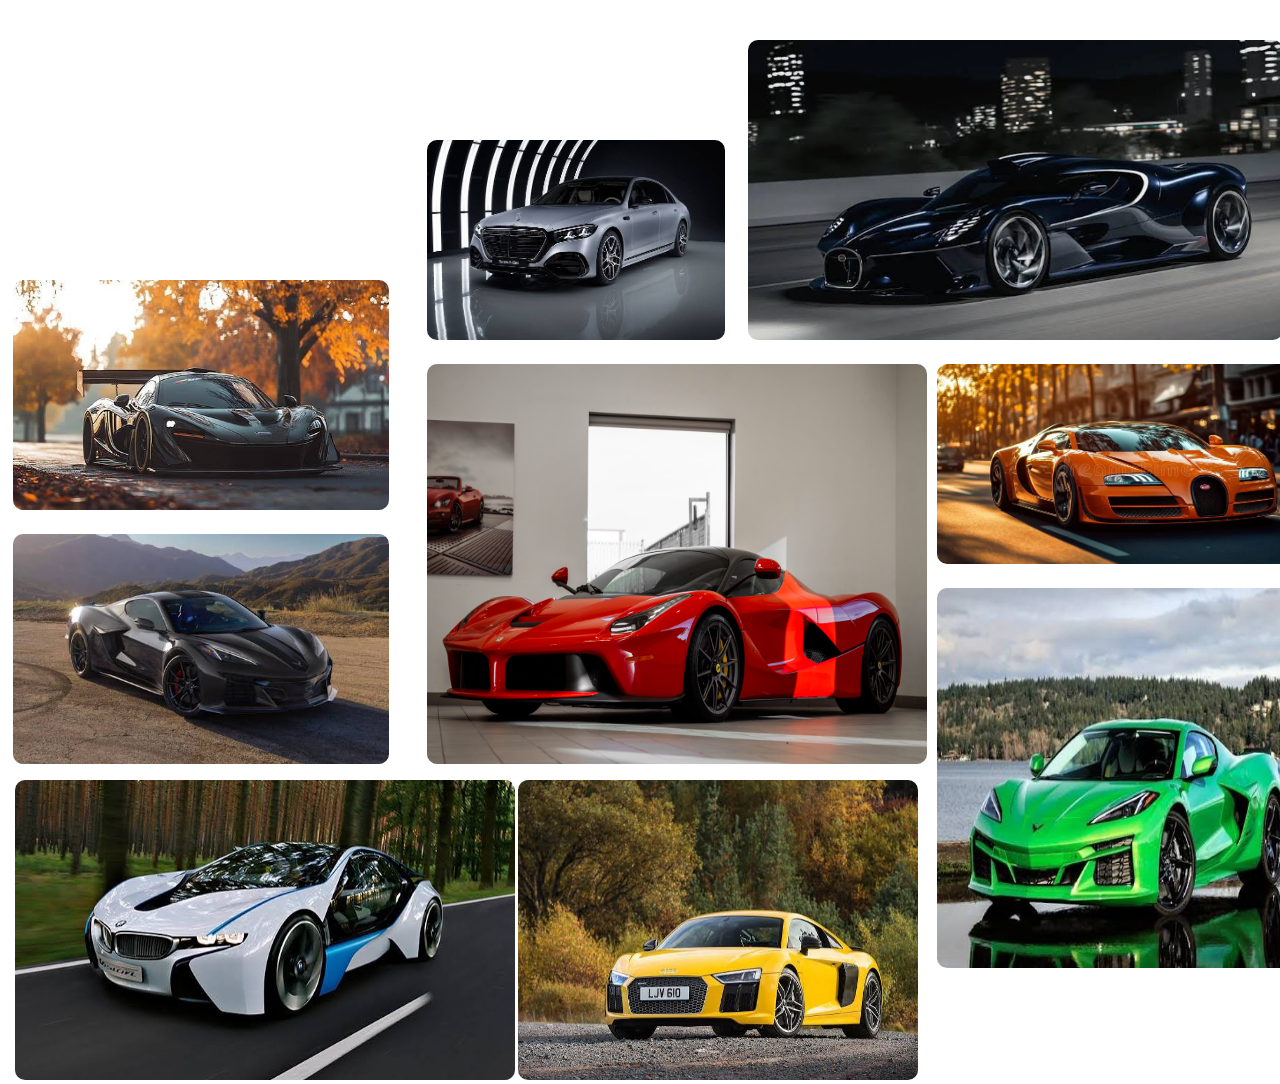
<file: Assignment-css-grid/index.html>
<!DOCTYPE html>
<html lang="en">

<head>
    <meta charset="UTF-8">
    <meta name="viewport" content="width=device-width, initial-scale=1.0">
    <title>Css grid</title>
    <link rel="stylesheet" href="style.css">
</head>

<body>
    <div class="container">
        <div class="left">
            <div class="box-one-a">
                <img src="images (4).jpeg" alt="">
            </div>
            <div class="box-two-b">
                <img src="images.jpeg-new.jpeg" alt="">
            </div>
        </div>
        <div class="top">
            <div class="box1">
                <img src="images (3).jpeg" alt="">
            </div>
            <div class="box2">
                <img src="images.jpeg" alt="">
            </div>
            <div class="second-buttom">
                <div class="box3">
                    <img src="photo-1583121274602-3e2820c69888 (1).avif" alt="">
                </div>
                <div class="box4">
                    <div class="one">
                        <img src="car-gallery-famous-cars-photography-sports-cars-wallpaper-car-famous-brands-imported-cars-luxury-car-brands-car-engines-driving-334050912.webp"
                            alt="">
                    </div>

                    <div class="two">
                        <img src="images (2).jpeg" alt="">
                    </div>

                </div>
            </div>
        </div>
    </div>
    <div class="third-box">
        <div class="boxa">
            <img src="images (1).jpeg" alt="">
        </div>
        <div class="boxb">
            <img src="images (5).jpeg" alt="">
        </div>
    </div>
</body>

</html>
</file>
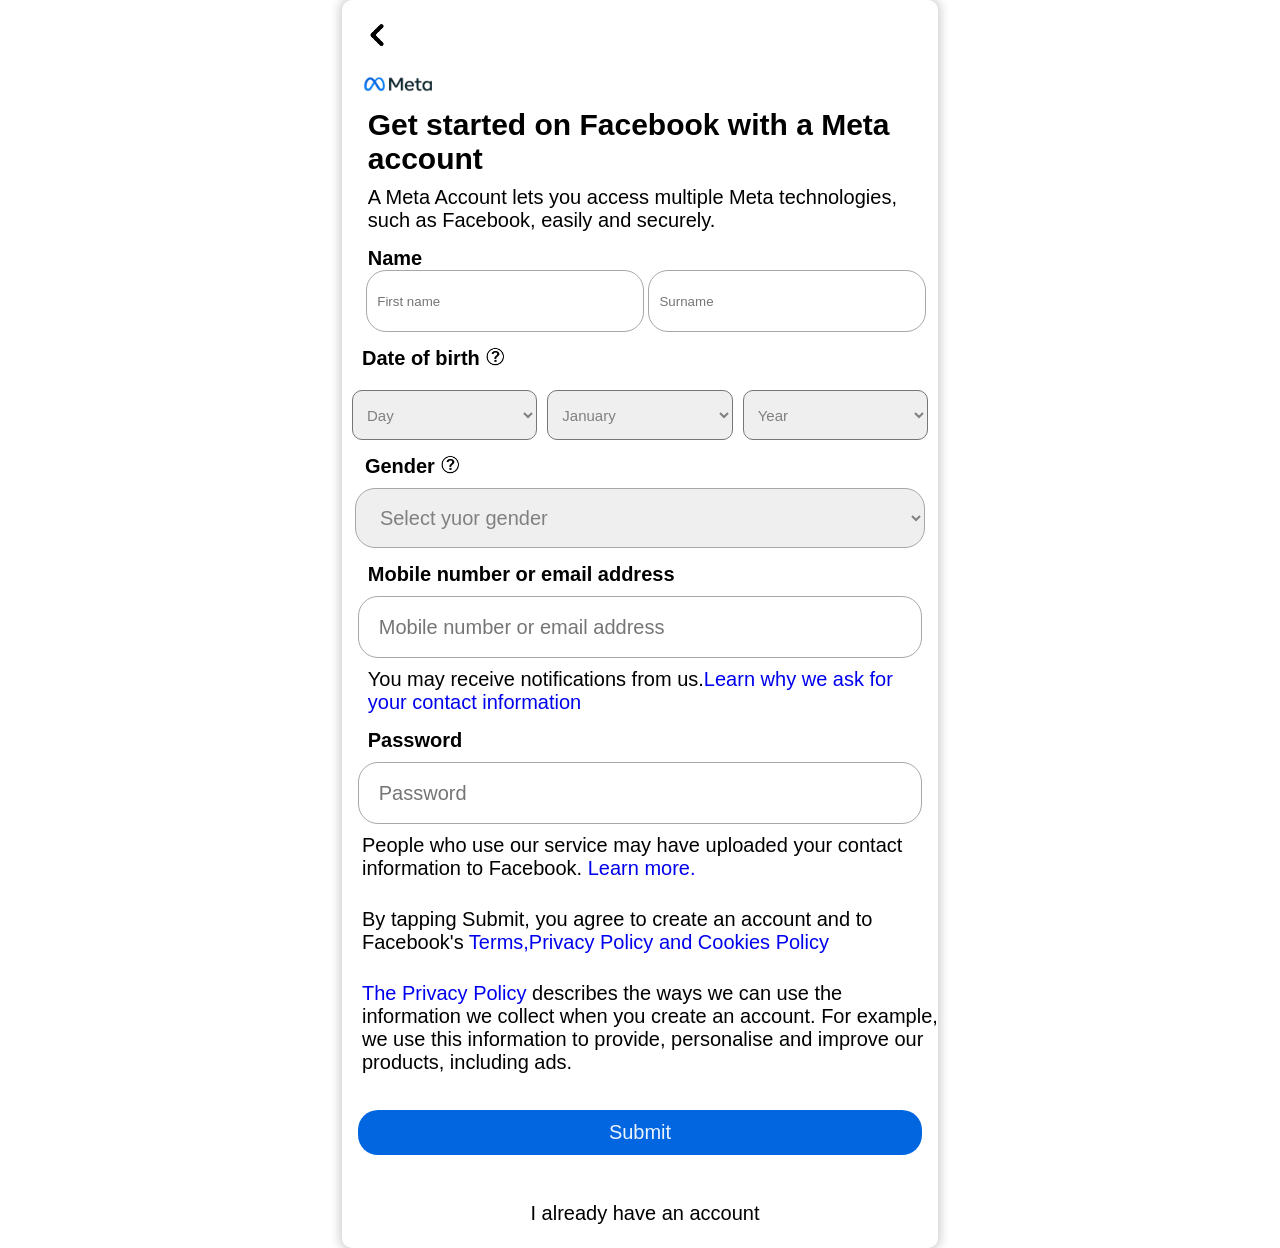
<file: Assignment-7/signup.html>
<!DOCTYPE html>
<html lang="en">

<head>
    <meta charset="UTF-8">
    <meta name="viewport" content="width=device-width, initial-scale=1.0">
    <title>Document</title>
    <link rel="stylesheet" href="signup.css">
</head>

<body>
    <div class="container">
        <div class="header">
            <a href="index.html">
                <div class="icon">
                    <img src="download (2).png" alt="">
                </div>
            </a>

            <div class="meta">
                <img src="download (1).png" alt="">
            </div>
            <div class="text-top">
            <h1>Get started on Facebook with a Meta account</h1>
            <p>A Meta Account lets you access multiple Meta technologies, such as Facebook, easily and securely.</p>
            <h3>Name</h3>

            </div>
            <div class="inputs">
                <div class="name">
                    <input class="name" type="text number" placeholder="First name">
                </div>
                <div class="surname">
                    <input class="surname" type="text number" placeholder="Surname">
                </div>
            </div>
            <div class="dob">
                <div class="text">
                    <div class="h3">
                        <h3>Date of birth</h3>
                    </div>
                    <div class="qoution">
                        <img src="download (3).png" alt="">
                    </div>
                </div>
                <div class="selectmain">
                    <select class="select" name="Day" id="day">
                        <option value="Day">Day</option>
                        <option value="1">1</option>
                        <option value="2">2</option>
                        <option value="3">3</option>
                        <option value="4">4</option>
                        <option value="5">5</option>
                        <option value="6">6</option>
                        <option value="7">7</option>
                        <option value="8">8</option>
                        <option value="9">9</option>
                        <option value="10">10</option>
                        <option value="11">11</option>
                        <option value="12">12</option>
                        <option value="13">13</option>
                        <option value="14">14</option>
                        <option value="15">15</option>
                        <option value="16">16</option>
                        <option value="17">17</option>
                        <option value="18">18</option>
                        <option value="19">19</option>
                        <option value="20">20</option>
                        <option value="21">21</option>
                        <option value="22">22</option>
                        <option value="23">23</option>
                        <option value="24">24</option>
                        <option value="25">25</option>
                        <option value="26">26</option>
                        <option value="27">27</option>
                        <option value="28">28</option>
                        <option value="29">29</option>
                        <option value="30">30</option>
                        <option value="31">31</option>
                    </select>
                    <select class="select" name="month" id="month">
                        <option value="January">January</option>
                        <option value=" February"> February</option>
                        <option value="March">March</option>
                        <option value="April">April</option>
                        <option value="May">May</option>
                        <option value="June">June</option>
                        <option value=" July"> July</option>
                        <option value="August">August</option>
                        <option value="September">September</option>
                        <option value=" October"> October</option>
                        <option value=" November"> November</option>
                        <option value="December">December</option>
                    </select>
                    <select class="select" name="year" id="year">
                        <option value="year">Year</option>
                        <option value="2000">2000</option>
                        <option value="2001">2001</option>
                        <option value="2002">2002</option>
                        <option value="2003">2003</option>
                        <option value="2004">2004</option>
                        <option value="2005">2005</option>
                        <option value="2006">2006</option>
                        <option value="2007">2007</option>
                        <option value="2008">2008</option>
                        <option value="2009">2009</option>
                        <option value="2010">2010</option>
                        <option value="2011">2012</option>
                        <option value="2013">2013</option>
                        <option value="2014">2014</option>
                        <option value="2015">2015</option>
                        <option value="2016">2016</option>
                        <option value="2017">2017</option>
                        <option value="2018">2018</option>
                        <option value="2019">2019</option>
                        <option value="2020">2020</option>
                        <option value="2021">2021</option>
                        <option value="2022">2022</option>
                        <option value="2023">2023</option>
                        <option value="2024">2024</option>
                        <option value="2025">2025</option>
                        <option value="2026">2026</option>
                    </select>
                </div>
            </div>
            <div class="select-gender">
                <div class="text">
                    <div class="h3">
                        <h3>Gender</h3>
                    </div>
                    <div class="qoution">
                        <img src="download (3).png" alt="">
                    </div>
                </div>
                <select name="gender" id="Gender">
                    <option value="Gender">Select yuor gender</option>
                    <option value=" Mail">Mail</option>
                    <option value="Femail">Femail</option>
                    <option value="Other">Other</option>
                </select>
            </div>
            <div class="select-mobile">
                <div class="text">
                    <div class="h3">
                        <h3>Mobile number or email address</h3>
                    </div>
                </div>
                <div class="input">
                    <input type="number email " placeholder="Mobile number or email address">
                </div>
                <p class="mobile-buttom-text">
                    You may receive notifications from us.<a href="Learn why we ask for your  contact information">Learn
                        why we ask for your contact information</a>
                </p>

            </div>
            <div class="password">
                <h3>Password</h3>
                <input type="password" placeholder="Password">
            </div>
            <p class="mobile-buttom-text">
                People who use our service may have uploaded your contact information to Facebook. <a
                    href="Learn more.">Learn more.</a>
            </p>
            <br>
            <p class="mobile-buttom-text">
                By tapping Submit, you agree to create an account and to Facebook's <a
                    href="Terms,Privacy Policy and Cookies Policy">Terms,Privacy Policy and Cookies Policy</a>
            </p>
            <br>
            <p class="mobile-buttom-text">
                <a href="The Privacy Policy ">The Privacy Policy</a>
                describes the ways we can use the information we collect when you create an account. For example, we use
                this information to provide, personalise and improve our products, including ads.
            </p>
            <br>
            <br>
            <div class="button-submit">
                <button type="button">Submit</button>
            </div>
            <br>
            <button class="forgot" type="button">
                I already have an account
            </button>
        </div>
    </div>
</body>

</html>
</file>
<file: Assignment-css-grid/style.css>
* {
    padding: 0;
    margin: 0;
}

.container {
    width: 98%;
    height: auto;
    display: grid;
    grid-template-columns: 30% 60%;
    margin: auto;
    margin-top: 40px;
    gap: 10px;
}

.left {
    /* width: 40%; */
    height: 500px;
    /* background-color: aqua; */
    margin-top: 220px;
}

.top {
    height: 300px;
    /* background-color: blue; */
    width: 100%;
    display: grid;
    grid-template-columns:40% 50%;
    gap: 20px;
    justify-content: center;
}
.box1{
    /* width: 50%; */
}
.box1>img{
    /* width:100%; */
    height: 200px;
    /* background-color: green; */
    margin-top: 100px;
    border-radius: 10px;
}
.box2{
    /* width: 50%; */
}

.box2>img {
    /* width:100%; */
    height: 300px;
    /* background-color: orange; */
    border-radius: 10px;
}

.second-buttom {
    width: 100%;
    height: auto;
    /* background-color: green; */
    display: grid;
    grid-template-columns:1fr 1fr;
}
.box3{
    width: 500px;
}
.box3>img {
    width: 100%; 
    height: 400px;
    /* background-color: red; */
    border-radius: 10px;
}
.box4{
    width: 380px;
    margin-left: 10px;
    height: 600px;
    /* background-color: black; */
}
.one>img {
    width: 100%; 
    height: 200px;
    /* background-color: black; */
    border-radius: 10px;
}

 .two>img{
     width: 100%;
    height:380px;
     /* background-color: red; */
     margin-top: 20px;
     border-radius: 10px;
}

.third-box{
    /* color:blue; */
    margin-left: 15px;
    width: 70%;
    height: 300px;
    /* background-color: purple; */
    display: grid;
    grid-template-columns: 55% 45%;
    margin-top: 20px;
}
.boxa{
     height: 300px;
     width: 500px;
      margin-right: 10px;
}

.boxa >img{
    height: 300px;
    width: 100%;
    /* background-color: chartreuse; */
    border-radius: 10px;
   
}
.boxb{
    height: 300px;
    width: 400px;
}
.boxb>img{
    height: 300px;
    width: 100%;
    /* background-color: aqua; */
    border-radius: 10px;
    margin-left: 10px;
}
/* .box-o{
    width: 100%;
    height: 200px;
    background-color: red;
} */

.box-two-b>img{
    width: 100%;
    height: 230px;
    /* background-color: black; */
    margin-top: 20px;
    border-radius: 10px;
}

.box-one-a>img{
    width: 100%;
    height: 230px;
    /* background-color: red; */
    margin-top: 20px;
    border-radius: 10px;
}
</file>
<file: Assignment-7/signup.css>
* {
    margin: 0;
    padding: 0;
}

.container {
    width: 100%;
    height: auto;
}

.header {
    width: 45%;
    height: auto;
    box-shadow: 0px 0px 10px 3px lightgray;
    margin: auto;
    border-radius: 10px;
    padding: 10px;
}

.text-top{
    margin: auto;
    width: 98%;
    height: auto;
}

a>.icon>img {
    width: 50px;
    height: 50px;
}

.meta>img {
    width: 70px;
    height: auto;
    margin-left: 10px;
}

h1 {
    font-family: arial;
    font-size: 30px;
    margin-left: 10px;
    width: 100%;
}

p {
    font-family: arial;
    margin-left: 10px;
    margin-top: 10px;
    font-size: 20px;
    width: 100%;
}

.inputs {
    margin-top: 10px;
    display: flex;
    align-items: center;
    justify-content: space-around;
    width: 98%;
    height: auto;
    margin: auto;
    /* gap: 50px; */
}

@media ontly screen and (min-width:1008px){
    
.inputs {
    margin-top: 10px;
    display: flex;
    align-items: center;
    justify-content: space-around;
    width: 98%;
    height: auto;
    margin: auto;
    /* gap: 50px; */
}

} 

h3 {
    font-family: arial;
    font-size: 20px;
    margin-left: 10px;
    margin-top: 15px;
}

@media only screen and (max-width:1260px) {
    .name>input {
        width: 230px;
        height: 60px;
        padding-left: 10px;
        border-radius: 20px;
        border: 1px solid rgb(167, 167, 167);
    }
}
.name{
    width: 47%;
    height: auto;
}
.name>input {
    width:100%;
    height: 60px;
    padding-left: 10px;
    border-radius: 20px;
    border: 1px solid rgb(167, 167, 167);
}

.name:hover {
    border: 1px solid black;
    border-radius: 20px;
}


@media only screen and (max-width:1260px) {
    .surname>input {
        width: 230px;
        height: 60px;
        padding-left: 10px;
        border-radius: 20px;
        border: 1px solid rgb(167, 167, 167);
    }
}

@media only screen and (max-width:1008px){
    .surname{
        display: flex;
        flex-direction: column;
    }
}

.surname{
    width: 47%;
    height: auto;
    /* margin-left: 10px; */
}
.surname>input {
    width: 100%;
    height: 60px;
    padding-left: 10px;
    border-radius: 20px;
    border: 1px solid rgb(167, 167, 167);
}

.surname:hover {
    border: 1px solid black;
    border-radius: 20px;
}

.text {
    display: flex;
    align-items: center;
    position: relative;
    gap: 5px;
}

.h3>h3 {
    font-family: arial;
    font-size: 20px;
    margin-left: 10px;
    margin-top: 15px;
}

.qoution>img {
    width: 20px;
    height: 20px;
    position: absolute;
    top: 15px;
}

.selectmain {
    margin-top: 20px;
    display: flex;
    justify-content: space-around;
    gap: 10px;
}


.select {
    width: 400px;
    height: 50px;
    font-family: arial;
    font-size: 15px;
    padding-left: 10px;
    border-radius: 10px;
    color: gray;
}

.select-gender{
    width: 99%;
    height: auto;
    margin: auto;
}

#Gender {
    width: 100%;
    height: 60px;
    padding-left: 10px;
    border-radius: 20px;
    border: 1px solid rgb(167, 167, 167);
    margin-top: 10px;
    color: gray;
    font-size: 20px;
    padding-left: 20px;
}

#Gender:hover {
    border: 2px solid black;
    border-radius: 20px;
}

.input>input {
    width: 100%;
    height: 60px;
    padding-left: 10px;
    border-radius: 20px;
    border: 1px solid rgb(167, 167, 167);
    margin-top: 10px;
    color: gray;
    font-size: 20px;
    padding-left: 20px;
}

.input>input:hover {
    border: 1px solid black;
    border-radius: 20px;
}
.select-mobile{
    width: 98%;
    height: auto;
    margin: auto;
}

.input{
    width: 96%;
    height: auto;
}
.mobile-buttom-text {
    font-family: arial;
}

.mobile-buttom-text>a {
    text-decoration: none;
}

.mobile-buttom-text>a:hover {
    text-decoration: underline;
}

.mobile-buttom-text>a:visited {
    color: rgb(250, 129, 149);
}
.password{
width: 98%;
height: auto;
margin: auto;
}
.password>input {
    width: 96%;
    height: 60px;
    padding-left: 10px;
    border-radius: 20px;
    border: 1px solid rgb(167, 167, 167);
    margin-top: 10px;
    color: gray;
    font-size: 20px;
    padding-left: 20px;
}

.password>input:hover {
    border: 1px solid black;
    border-radius: 20px;
}

.button-submit{
    width: 98%;
    height: auto;
    margin: auto;
}

.button-submit>button {
    width:100%;
    height: 45px;
    border-radius: 20px;
    font-size: 20px;
    background-color: rgb(1, 102, 224);
    border: none;
    text-align: center;
    color: #ecf4ff
}

.button-submit>button:hover {
    background-color: rgb(1, 92, 202);
}

.forgot {
    width: 100%;
    height: 50px;
    font-size: 20px;
    padding-left: 10px;
    border-radius: 40px;
    margin-top: 15px;
    background-color: white;
    border: none;
    color: black;
}

.forgot:hover {
    background-color: rgb(218, 216, 216);
}
</file>
